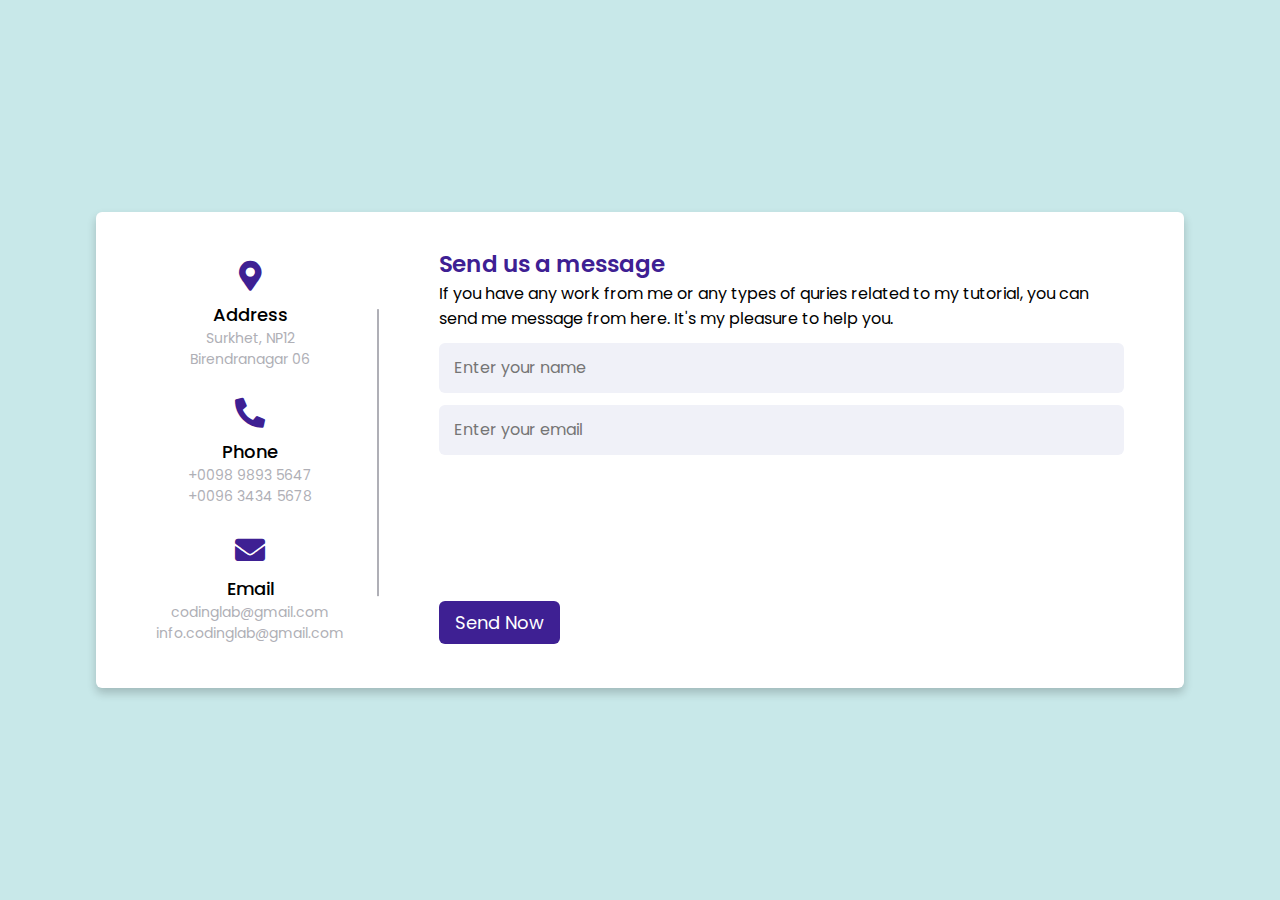
<file: CONT.html>
<!DOCTYPE html>
<!-- Created By CodingLab - www.codinglabweb.com -->
<html lang="en" dir="ltr">
  <head>
    <meta charset="UTF-8">
    <title>CONT</title>
    <link rel="stylesheet" href="style.css">
    <!-- Fontawesome CDN Link -->
    <link rel="stylesheet" href="https://cdnjs.cloudflare.com/ajax/libs/font-awesome/5.15.2/css/all.min.css"/>
     <meta name="viewport" content="width=device-width, initial-scale=1.0">
   </head>
<body>
  <div class="container">
    <div class="content">
      <div class="left-side">
        <div class="address details">
          <i class="fas fa-map-marker-alt"></i>
          <div class="topic">Address</div>
          <div class="text-one">Surkhet, NP12</div>
          <div class="text-two">Birendranagar 06</div>
        </div>
        <div class="phone details">
          <i class="fas fa-phone-alt"></i>
          <div class="topic">Phone</div>
          <div class="text-one">+0098 9893 5647</div>
          <div class="text-two">+0096 3434 5678</div>
        </div>
        <div class="email details">
          <i class="fas fa-envelope"></i>
          <div class="topic">Email</div>
          <div class="text-one">codinglab@gmail.com</div>
          <div class="text-two">info.codinglab@gmail.com</div>
        </div>
      </div>
      <div class="right-side">
        <div class="topic-text">Send us a message</div>
        <p>If you have any work from me or any types of quries related to my tutorial, you can send me message from here. It's my pleasure to help you.</p>
      <form action="#">
        <div class="input-box">
          <input type="text" placeholder="Enter your name">
        </div>
        <div class="input-box">
          <input type="text" placeholder="Enter your email">
        </div>
        <div class="input-box message-box">
          
        </div>
        <div class="button">
          <input type="button" value="Send Now" >
        </div>
      </form>
    </div>
    </div>
  </div>
</body>
</html>
</file>
<file: style.css>
/* Google Font CDN Link */
@import url('https://fonts.googleapis.com/css2?family=Poppins:wght@200;300;400;500;600;700&display=swap');
* {
  margin: 0;
  padding: 0;
  box-sizing: border-box;
  font-family: 'Poppins', sans-serif;
}
body {
  min-height: 100vh;
  width: 100%;
  background: #c8e8e9;
  display: flex;
  align-items: center;
  justify-content: center;
}
.container {
  width: 85%;
  background: #fff;
  border-radius: 6px;
  padding: 20px 60px 30px 40px;
  box-shadow: 0 5px 10px rgba(0, 0, 0, 0.2);
}
.container .content {
  display: flex;
  align-items: center;
  justify-content: space-between;
}
.container .content .left-side {
  width: 25%;
  height: 100%;
  display: flex;
  flex-direction: column;
  align-items: center;
  justify-content: center;
  margin-top: 15px;
  position: relative;
}
.content .left-side::before {
  content: '';
  position: absolute;
  height: 70%;
  width: 2px;
  right: -15px;
  top: 50%;
  transform: translateY(-50%);
  background: #afafb6;
}
.content .left-side .details {
  margin: 14px;
  text-align: center;
}
.content .left-side .details i {
  font-size: 30px;
  color: #3e2093;
  margin-bottom: 10px;
}
.content .left-side .details .topic {
  font-size: 18px;
  font-weight: 500;
}
.content .left-side .details .text-one,
.content .left-side .details .text-two {
  font-size: 14px;
  color: #afafb6;
}
.container .content .right-side {
  width: 75%;
  margin-left: 75px;
}
.content .right-side .topic-text {
  font-size: 23px;
  font-weight: 600;
  color: #3e2093;
}
.right-side .input-box {
  height: 50px;
  width: 100%;
  margin: 12px 0;
}
.right-side .input-box input,
.right-side .input-box textarea {
  height: 100%;
  width: 100%;
  border: none;
  outline: none;
  font-size: 16px;
  background: #f0f1f8;
  border-radius: 6px;
  padding: 0 15px;
  resize: none;
}
.right-side .message-box {
  min-height: 110px;
}
.right-side .input-box textarea {
  padding-top: 6px;
}
.right-side .button {
  display: inline-block;
  margin-top: 12px;
}
.right-side .button input[type='button'] {
  color: #fff;
  font-size: 18px;
  outline: none;
  border: none;
  padding: 8px 16px;
  border-radius: 6px;
  background: #3e2093;
  cursor: pointer;
  transition: all 0.3s ease;
}
.button input[type='button']:hover {
  background: #5029bc;
}

@media (max-width: 950px) {
  .container {
    width: 90%;
    padding: 30px 40px 40px 35px;
  }
  .container .content .right-side {
    width: 75%;
    margin-left: 55px;
  }
}
@media (max-width: 820px) {
  .container {
    margin: 40px 0;
    height: 100%;
  }
  .container .content {
    flex-direction: column-reverse;
  }
  .container .content .left-side {
    width: 100%;
    flex-direction: row;
    margin-top: 40px;
    justify-content: center;
    flex-wrap: wrap;
  }
  .container .content .left-side::before {
    display: none;
  }
  .container .content .right-side {
    width: 100%;
    margin-left: 0;
  }
}
</file>
